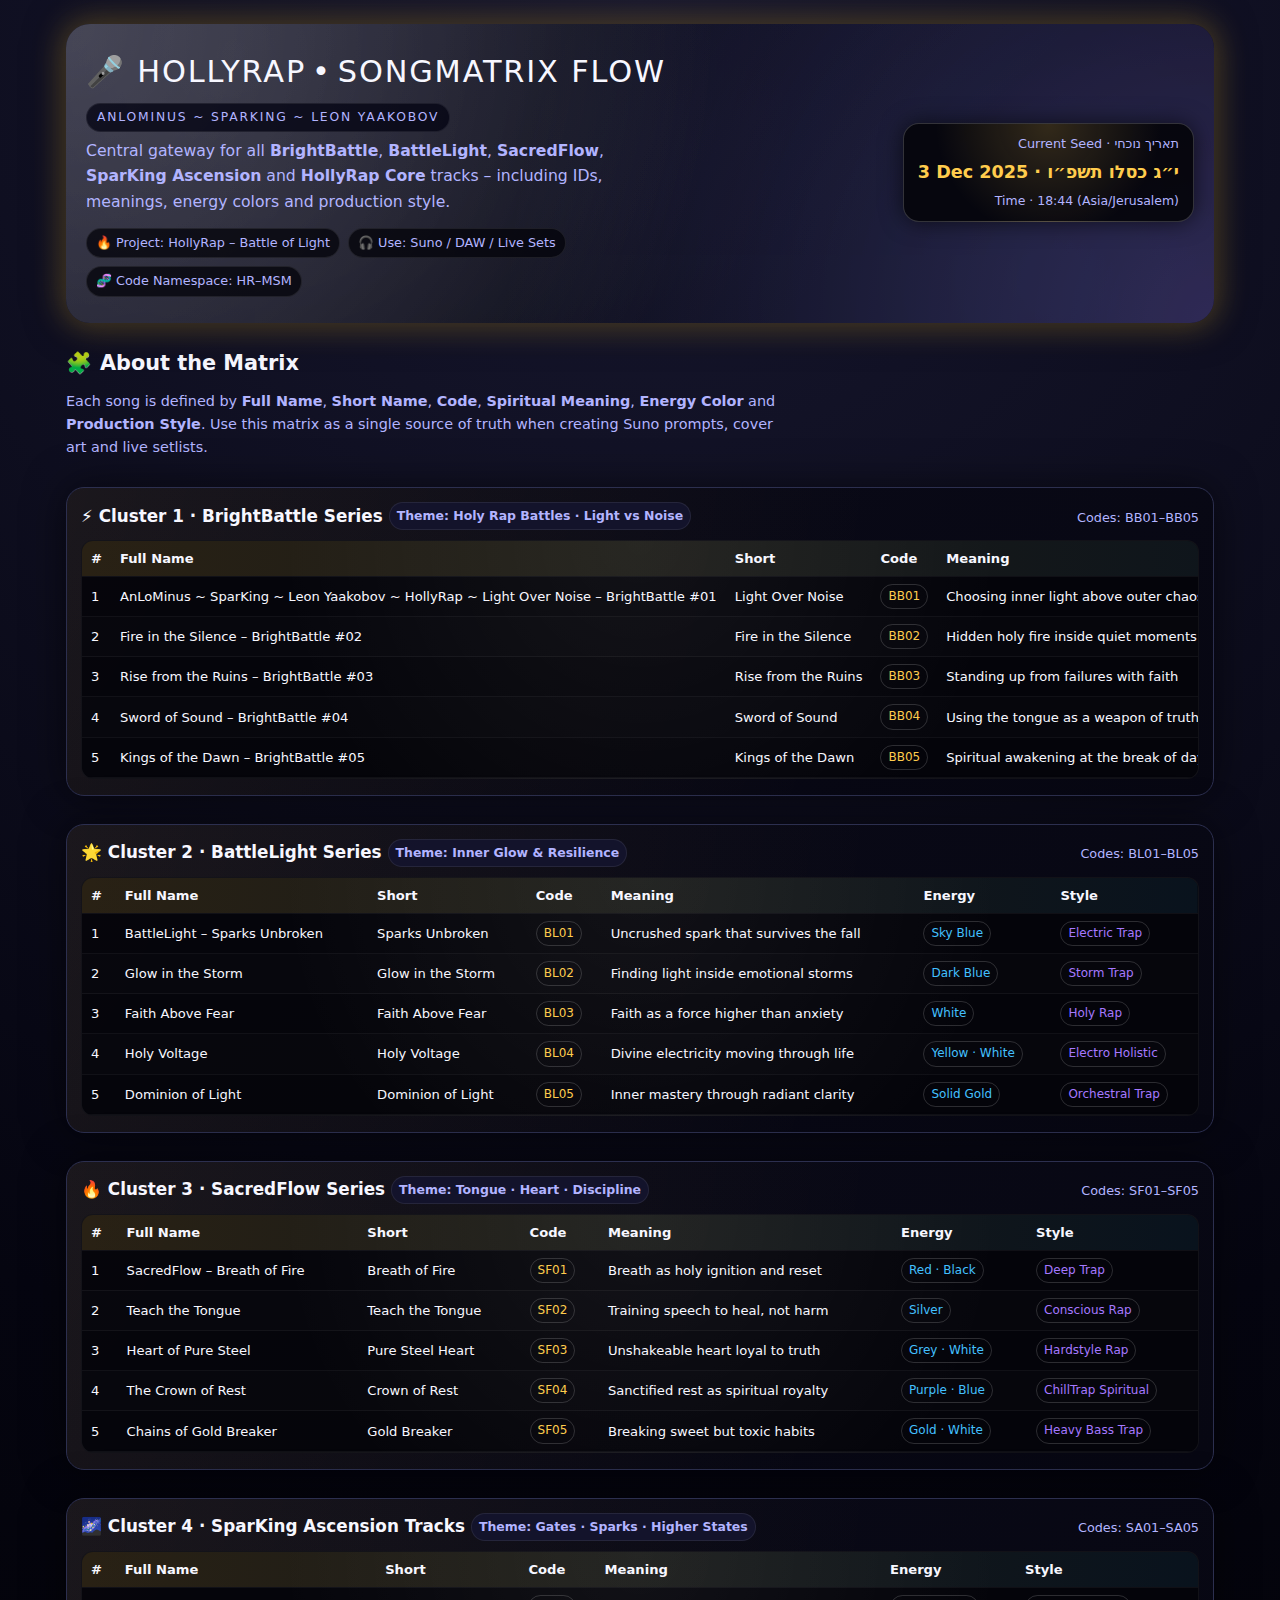
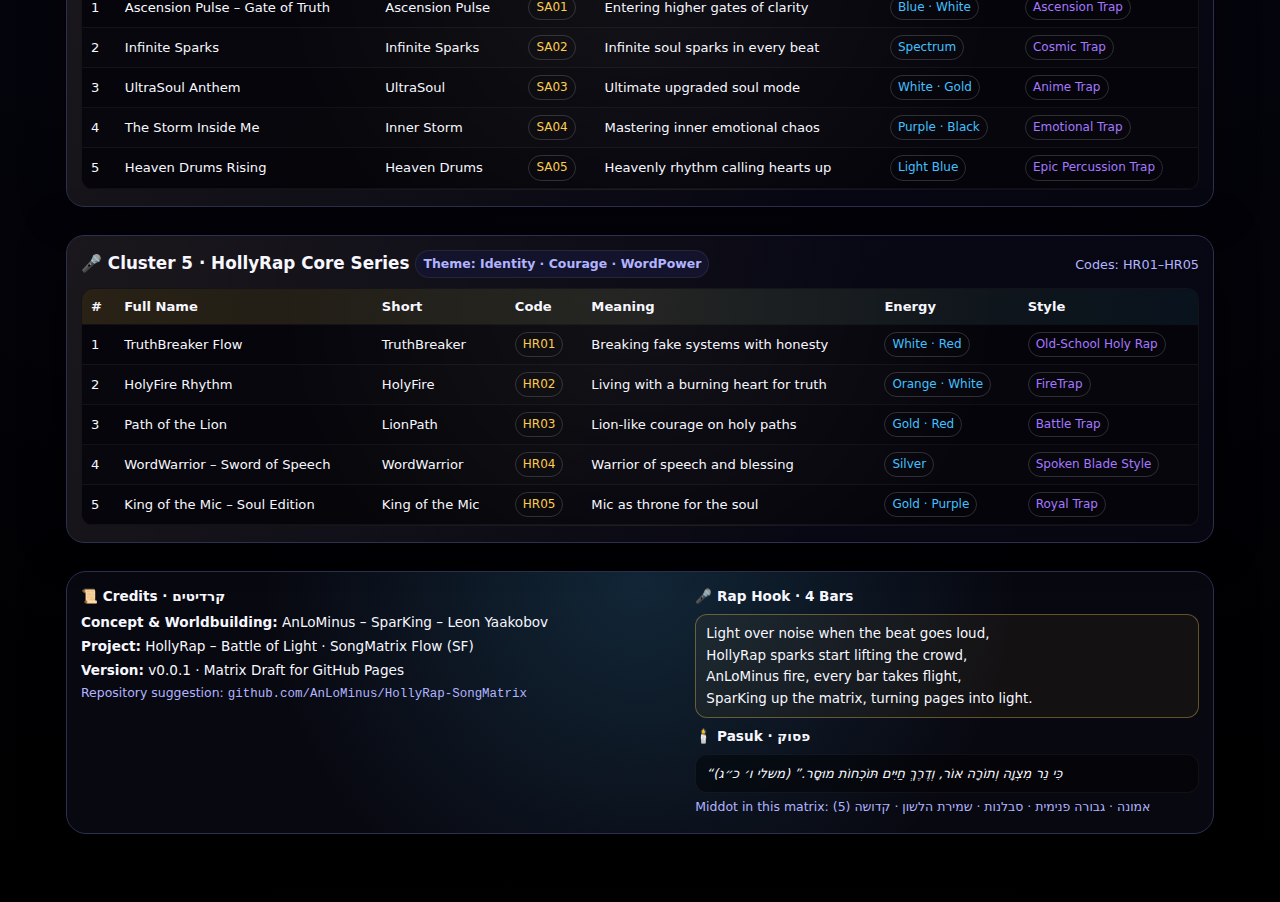
<file: BrightBattle/index.html>
<!DOCTYPE html>
<html lang="en">
<head>
  <meta charset="UTF-8" />
  <title>HollyRap – SongMatrix Flow</title>
  <meta name="viewport" content="width=device-width, initial-scale=1" />
  <style>
    :root {
      --bg: #050510;
      --bg-soft: #101020;
      --accent: #ffcc4d;
      --accent-soft: #ffd97822;
      --text-main: #f7f7ff;
      --text-soft: #b2b4ff;
      --border: #2c2f4f;
      --danger: #ff5b5b;
      --success: #7af7c9;
      --purple: #a578ff;
      --blue: #43c0ff;
      --radius-lg: 18px;
      --radius-md: 12px;
      --shadow-soft: 0 0 40px rgba(0,0,0,0.55);
      --shadow-glow: 0 0 32px rgba(255,204,77,0.45);
      --font-main: system-ui, -apple-system, BlinkMacSystemFont, "Segoe UI",
        Roboto, Helvetica, Arial, sans-serif;
    }

    * {
      box-sizing: border-box;
      margin: 0;
      padding: 0;
    }

    body {
      font-family: var(--font-main);
      background: radial-gradient(circle at top, #181830 0, #050510 55%, #000 100%);
      color: var(--text-main);
      line-height: 1.6;
      padding: 0;
      margin: 0;
    }

    a {
      color: var(--accent);
      text-decoration: none;
    }
    a:hover {
      text-decoration: underline;
    }

    .page {
      max-width: 1180px;
      margin: 0 auto;
      padding: 24px 16px 40px;
    }

    header.hero {
      position: relative;
      border-radius: 24px;
      padding: 24px 20px 26px;
      margin-bottom: 24px;
      background:
        radial-gradient(circle at top left, rgba(255,255,255,0.18), transparent 55%),
        radial-gradient(circle at bottom right, rgba(165,120,255,0.25), transparent 60%),
        linear-gradient(135deg, #141429, #070712 70%);
      box-shadow: var(--shadow-soft), var(--shadow-glow);
      overflow: hidden;
    }

    .hero::before {
      content: "";
      position: absolute;
      inset: 0;
      background-image:
        radial-gradient(circle at 15% 10%, rgba(255,255,255,0.35) 0, transparent 55%),
        radial-gradient(circle at 85% 85%, rgba(67,192,255,0.35) 0, transparent 60%);
      opacity: 0.18;
      pointer-events: none;
    }

    .hero-inner {
      position: relative;
      display: grid;
      grid-template-columns: minmax(0, 1.7fr) minmax(0, 1.1fr);
      gap: 18px;
      align-items: center;
    }

    @media (max-width: 830px) {
      .hero-inner {
        grid-template-columns: minmax(0, 1fr);
      }
    }

    .hero-title {
      font-size: 1.9rem;
      letter-spacing: 0.06em;
      text-transform: uppercase;
      margin-bottom: 6px;
      display: flex;
      flex-wrap: wrap;
      gap: 6px;
      align-items: baseline;
    }

    .hero-pill {
      display: inline-flex;
      align-items: center;
      gap: 6px;
      padding: 4px 10px;
      border-radius: 999px;
      background: rgba(5,5,20,0.8);
      border: 1px solid rgba(255,255,255,0.08);
      font-size: 0.77rem;
      color: var(--text-soft);
    }

    .hero-sub {
      font-size: 0.98rem;
      color: var(--text-soft);
      max-width: 520px;
      margin-top: 4px;
    }

    .hero-meta {
      display: flex;
      flex-wrap: wrap;
      gap: 8px;
      margin-top: 14px;
      font-size: 0.8rem;
      color: var(--text-soft);
    }

    .hero-meta span {
      padding: 4px 9px;
      border-radius: 999px;
      border: 1px solid rgba(255,255,255,0.09);
      background: rgba(3,3,9,0.75);
    }

    .hero-right {
      text-align: right;
      position: relative;
    }

    .hero-badge {
      display: inline-flex;
      flex-direction: column;
      align-items: flex-end;
      gap: 4px;
      padding: 10px 14px;
      border-radius: 16px;
      background: radial-gradient(circle at top, rgba(255,204,77,0.18), transparent 65%),
                  rgba(5,5,12,0.95);
      border: 1px solid rgba(255,255,255,0.18);
      box-shadow: 0 0 22px rgba(0,0,0,0.6);
    }

    .hero-badge span.label {
      font-size: 0.8rem;
      color: var(--text-soft);
    }
    .hero-badge span.value {
      font-size: 1.1rem;
      font-weight: 600;
      color: var(--accent);
    }

    .hero-badge span.tagline {
      font-size: 0.78rem;
      color: var(--text-soft);
    }

    main {
      margin-top: 10px;
    }

    section {
      margin-bottom: 28px;
    }

    h2.section-title {
      font-size: 1.3rem;
      margin-bottom: 10px;
      display: inline-flex;
      align-items: center;
      gap: 8px;
    }
    h2.section-title span.emoji {
      font-size: 1.3rem;
    }

    .section-desc {
      font-size: 0.9rem;
      color: var(--text-soft);
      margin-bottom: 12px;
      max-width: 720px;
    }

    .cluster-card {
      background: linear-gradient(145deg, rgba(10,10,25,0.98), rgba(7,7,18,0.98));
      border-radius: var(--radius-lg);
      border: 1px solid var(--border);
      box-shadow: var(--shadow-soft);
      padding: 14px 14px 16px;
      margin-bottom: 18px;
      position: relative;
      overflow: hidden;
    }

    .cluster-card::before {
      content: "";
      position: absolute;
      inset: -40%;
      background: radial-gradient(circle at top left, rgba(255,204,77,0.11), transparent 60%);
      opacity: 1;
      pointer-events: none;
    }

    .cluster-header {
      position: relative;
      display: flex;
      flex-wrap: wrap;
      justify-content: space-between;
      gap: 10px;
      margin-bottom: 10px;
      align-items: baseline;
    }

    .cluster-title {
      font-weight: 600;
      font-size: 1.05rem;
      display: flex;
      flex-wrap: wrap;
      gap: 6px;
      align-items: center;
    }

    .cluster-tag {
      font-size: 0.78rem;
      padding: 3px 7px;
      border-radius: 999px;
      background: rgba(20,20,45,0.9);
      border: 1px solid rgba(255,255,255,0.08);
      color: var(--text-soft);
    }

    .cluster-meta {
      font-size: 0.8rem;
      color: var(--text-soft);
    }

    .song-table-wrapper {
      position: relative;
      overflow-x: auto;
      border-radius: var(--radius-md);
      border: 1px solid rgba(255,255,255,0.06);
      background: radial-gradient(circle at top, rgba(255,255,255,0.05), transparent 60%),
                  rgba(4,4,10,0.92);
    }

    table.song-table {
      width: 100%;
      border-collapse: collapse;
      font-size: 0.82rem;
      min-width: 640px;
    }

    table.song-table thead {
      background: linear-gradient(90deg, rgba(255,204,77,0.14), rgba(67,192,255,0.08));
    }

    table.song-table th,
    table.song-table td {
      padding: 7px 9px;
      border-bottom: 1px solid rgba(255,255,255,0.05);
      text-align: left;
      white-space: nowrap;
    }

    table.song-table tbody tr:nth-child(even) {
      background-color: rgba(255,255,255,0.01);
    }

    table.song-table tbody tr:hover {
      background-color: rgba(255,204,77,0.06);
    }

    .pill {
      display: inline-flex;
      align-items: center;
      justify-content: center;
      padding: 2px 7px;
      border-radius: 999px;
      font-size: 0.75rem;
      border: 1px solid rgba(255,255,255,0.16);
    }

    .pill-code { color: var(--accent); }
    .pill-energy { color: var(--blue); }
    .pill-style { color: var(--purple); }

    .footer-card {
      margin-top: 16px;
      padding: 14px 14px 16px;
      border-radius: 20px;
      border: 1px solid var(--border);
      background: radial-gradient(circle at top, rgba(67,192,255,0.17), transparent 60%),
                  rgba(8,8,16,0.98);
      box-shadow: var(--shadow-soft);
      font-size: 0.85rem;
    }

    .footer-grid {
      display: grid;
      gap: 10px;
    }

    @media (min-width: 720px) {
      .footer-grid {
        grid-template-columns: minmax(0, 1.2fr) minmax(0, 1fr);
      }
    }

    .footer-block-title {
      font-weight: 600;
      margin-bottom: 4px;
      display: flex;
      align-items: center;
      gap: 6px;
    }

    .verse-box {
      margin-top: 6px;
      padding: 8px 10px;
      border-radius: 12px;
      background: rgba(0,0,0,0.42);
      border: 1px solid rgba(255,255,255,0.05);
      font-size: 0.82rem;
      font-style: italic;
    }

    .rap-hook {
      margin-top: 6px;
      padding: 8px 10px;
      border-radius: 12px;
      background: rgba(255,204,77,0.05);
      border: 1px solid rgba(255,204,77,0.35);
      font-size: 0.84rem;
    }

    .credits-list {
      list-style: none;
      margin-top: 4px;
    }

    .credits-list li {
      margin-bottom: 2px;
    }

    .small-label {
      font-size: 0.78rem;
      color: var(--text-soft);
    }
  </style>
</head>
<body>
  <div class="page">
    <header class="hero">
      <div class="hero-inner">
        <div>
          <div class="hero-title">
            <span>🎤 HollyRap</span>
            <span>•</span>
            <span>SongMatrix Flow</span>
            <span class="hero-pill">AnLoMinus ~ SparKing ~ Leon Yaakobov</span>
          </div>
          <p class="hero-sub">
            Central gateway for all <strong>BrightBattle</strong>, <strong>BattleLight</strong>,
            <strong>SacredFlow</strong>, <strong>SparKing Ascension</strong> and
            <strong>HollyRap Core</strong> tracks – including IDs, meanings, energy colors
            and production style.
          </p>
          <div class="hero-meta">
            <span>🔥 Project: HollyRap – Battle of Light</span>
            <span>🎧 Use: Suno / DAW / Live Sets</span>
            <span>🧬 Code Namespace: HR–MSM</span>
          </div>
        </div>
        <div class="hero-right">
          <div class="hero-badge">
            <span class="label">Current Seed · תאריך נוכחי</span>
            <span class="value">3 Dec 2025 · י״ג כסלו תשפ״ו</span>
            <span class="tagline">Time · 18:44 (Asia/Jerusalem)</span>
          </div>
        </div>
      </div>
    </header>

    <main>
      <section id="about">
        <h2 class="section-title"><span class="emoji">🧩</span><span>About the Matrix</span></h2>
        <p class="section-desc">
          Each song is defined by <strong>Full Name</strong>, <strong>Short Name</strong>,
          <strong>Code</strong>, <strong>Spiritual Meaning</strong>, <strong>Energy Color</strong>
          and <strong>Production Style</strong>. Use this matrix as a
          single source of truth when creating Suno prompts, cover art and live setlists.
        </p>
      </section>

      <!-- Cluster 1 -->
      <section id="brightbattle">
        <div class="cluster-card">
          <div class="cluster-header">
            <div class="cluster-title">
              ⚡ Cluster 1 · BrightBattle Series
              <span class="cluster-tag">Theme: Holy Rap Battles · Light vs Noise</span>
            </div>
            <div class="cluster-meta">Codes: BB01–BB05</div>
          </div>
          <div class="song-table-wrapper">
            <table class="song-table">
              <thead>
                <tr>
                  <th>#</th>
                  <th>Full Name</th>
                  <th>Short</th>
                  <th>Code</th>
                  <th>Meaning</th>
                  <th>Energy</th>
                  <th>Style</th>
                </tr>
              </thead>
              <tbody>
                <tr>
                  <td>1</td>
                  <td>AnLoMinus ~ SparKing ~ Leon Yaakobov ~ HollyRap ~ Light Over Noise – BrightBattle #01</td>
                  <td>Light Over Noise</td>
                  <td><span class="pill pill-code">BB01</span></td>
                  <td>Choosing inner light above outer chaos</td>
                  <td><span class="pill pill-energy">Gold · White</span></td>
                  <td><span class="pill pill-style">Afro–Electro–Trap</span></td>
                </tr>
                <tr>
                  <td>2</td>
                  <td>Fire in the Silence – BrightBattle #02</td>
                  <td>Fire in the Silence</td>
                  <td><span class="pill pill-code">BB02</span></td>
                  <td>Hidden holy fire inside quiet moments</td>
                  <td><span class="pill pill-energy">Orange · Gold</span></td>
                  <td><span class="pill pill-style">Epic Trap</span></td>
                </tr>
                <tr>
                  <td>3</td>
                  <td>Rise from the Ruins – BrightBattle #03</td>
                  <td>Rise from the Ruins</td>
                  <td><span class="pill pill-code">BB03</span></td>
                  <td>Standing up from failures with faith</td>
                  <td><span class="pill pill-energy">Deep Red</span></td>
                  <td><span class="pill pill-style">Cinematic Rap</span></td>
                </tr>
                <tr>
                  <td>4</td>
                  <td>Sword of Sound – BrightBattle #04</td>
                  <td>Sword of Sound</td>
                  <td><span class="pill pill-code">BB04</span></td>
                  <td>Using the tongue as a weapon of truth</td>
                  <td><span class="pill pill-energy">Silver · White</span></td>
                  <td><span class="pill pill-style">Hip-Hop Anthem</span></td>
                </tr>
                <tr>
                  <td>5</td>
                  <td>Kings of the Dawn – BrightBattle #05</td>
                  <td>Kings of the Dawn</td>
                  <td><span class="pill pill-code">BB05</span></td>
                  <td>Spiritual awakening at the break of day</td>
                  <td><span class="pill pill-energy">Gold · Blue</span></td>
                  <td><span class="pill pill-style">Epic Choir Trap</span></td>
                </tr>
              </tbody>
            </table>
          </div>
        </div>
      </section>

      <!-- Cluster 2 -->
      <section id="battlelight">
        <div class="cluster-card">
          <div class="cluster-header">
            <div class="cluster-title">
              🌟 Cluster 2 · BattleLight Series
              <span class="cluster-tag">Theme: Inner Glow & Resilience</span>
            </div>
            <div class="cluster-meta">Codes: BL01–BL05</div>
          </div>
          <div class="song-table-wrapper">
            <table class="song-table">
              <thead>
                <tr>
                  <th>#</th>
                  <th>Full Name</th>
                  <th>Short</th>
                  <th>Code</th>
                  <th>Meaning</th>
                  <th>Energy</th>
                  <th>Style</th>
                </tr>
              </thead>
              <tbody>
                <tr>
                  <td>1</td>
                  <td>BattleLight – Sparks Unbroken</td>
                  <td>Sparks Unbroken</td>
                  <td><span class="pill pill-code">BL01</span></td>
                  <td>Uncrushed spark that survives the fall</td>
                  <td><span class="pill pill-energy">Sky Blue</span></td>
                  <td><span class="pill pill-style">Electric Trap</span></td>
                </tr>
                <tr>
                  <td>2</td>
                  <td>Glow in the Storm</td>
                  <td>Glow in the Storm</td>
                  <td><span class="pill pill-code">BL02</span></td>
                  <td>Finding light inside emotional storms</td>
                  <td><span class="pill pill-energy">Dark Blue</span></td>
                  <td><span class="pill pill-style">Storm Trap</span></td>
                </tr>
                <tr>
                  <td>3</td>
                  <td>Faith Above Fear</td>
                  <td>Faith Above Fear</td>
                  <td><span class="pill pill-code">BL03</span></td>
                  <td>Faith as a force higher than anxiety</td>
                  <td><span class="pill pill-energy">White</span></td>
                  <td><span class="pill pill-style">Holy Rap</span></td>
                </tr>
                <tr>
                  <td>4</td>
                  <td>Holy Voltage</td>
                  <td>Holy Voltage</td>
                  <td><span class="pill pill-code">BL04</span></td>
                  <td>Divine electricity moving through life</td>
                  <td><span class="pill pill-energy">Yellow · White</span></td>
                  <td><span class="pill pill-style">Electro Holistic</span></td>
                </tr>
                <tr>
                  <td>5</td>
                  <td>Dominion of Light</td>
                  <td>Dominion of Light</td>
                  <td><span class="pill pill-code">BL05</span></td>
                  <td>Inner mastery through radiant clarity</td>
                  <td><span class="pill pill-energy">Solid Gold</span></td>
                  <td><span class="pill pill-style">Orchestral Trap</span></td>
                </tr>
              </tbody>
            </table>
          </div>
        </div>
      </section>

      <!-- Cluster 3 -->
      <section id="sacredflow">
        <div class="cluster-card">
          <div class="cluster-header">
            <div class="cluster-title">
              🔥 Cluster 3 · SacredFlow Series
              <span class="cluster-tag">Theme: Tongue · Heart · Discipline</span>
            </div>
            <div class="cluster-meta">Codes: SF01–SF05</div>
          </div>
          <div class="song-table-wrapper">
            <table class="song-table">
              <thead>
                <tr>
                  <th>#</th>
                  <th>Full Name</th>
                  <th>Short</th>
                  <th>Code</th>
                  <th>Meaning</th>
                  <th>Energy</th>
                  <th>Style</th>
                </tr>
              </thead>
              <tbody>
                <tr>
                  <td>1</td>
                  <td>SacredFlow – Breath of Fire</td>
                  <td>Breath of Fire</td>
                  <td><span class="pill pill-code">SF01</span></td>
                  <td>Breath as holy ignition and reset</td>
                  <td><span class="pill pill-energy">Red · Black</span></td>
                  <td><span class="pill pill-style">Deep Trap</span></td>
                </tr>
                <tr>
                  <td>2</td>
                  <td>Teach the Tongue</td>
                  <td>Teach the Tongue</td>
                  <td><span class="pill pill-code">SF02</span></td>
                  <td>Training speech to heal, not harm</td>
                  <td><span class="pill pill-energy">Silver</span></td>
                  <td><span class="pill pill-style">Conscious Rap</span></td>
                </tr>
                <tr>
                  <td>3</td>
                  <td>Heart of Pure Steel</td>
                  <td>Pure Steel Heart</td>
                  <td><span class="pill pill-code">SF03</span></td>
                  <td>Unshakeable heart loyal to truth</td>
                  <td><span class="pill pill-energy">Grey · White</span></td>
                  <td><span class="pill pill-style">Hardstyle Rap</span></td>
                </tr>
                <tr>
                  <td>4</td>
                  <td>The Crown of Rest</td>
                  <td>Crown of Rest</td>
                  <td><span class="pill pill-code">SF04</span></td>
                  <td>Sanctified rest as spiritual royalty</td>
                  <td><span class="pill pill-energy">Purple · Blue</span></td>
                  <td><span class="pill pill-style">ChillTrap Spiritual</span></td>
                </tr>
                <tr>
                  <td>5</td>
                  <td>Chains of Gold Breaker</td>
                  <td>Gold Breaker</td>
                  <td><span class="pill pill-code">SF05</span></td>
                  <td>Breaking sweet but toxic habits</td>
                  <td><span class="pill pill-energy">Gold · White</span></td>
                  <td><span class="pill pill-style">Heavy Bass Trap</span></td>
                </tr>
              </tbody>
            </table>
          </div>
        </div>
      </section>

      <!-- Cluster 4 -->
      <section id="sparking-ascension">
        <div class="cluster-card">
          <div class="cluster-header">
            <div class="cluster-title">
              🌌 Cluster 4 · SparKing Ascension Tracks
              <span class="cluster-tag">Theme: Gates · Sparks · Higher States</span>
            </div>
            <div class="cluster-meta">Codes: SA01–SA05</div>
          </div>
          <div class="song-table-wrapper">
            <table class="song-table">
              <thead>
                <tr>
                  <th>#</th>
                  <th>Full Name</th>
                  <th>Short</th>
                  <th>Code</th>
                  <th>Meaning</th>
                  <th>Energy</th>
                  <th>Style</th>
                </tr>
              </thead>
              <tbody>
                <tr>
                  <td>1</td>
                  <td>Ascension Pulse – Gate of Truth</td>
                  <td>Ascension Pulse</td>
                  <td><span class="pill pill-code">SA01</span></td>
                  <td>Entering higher gates of clarity</td>
                  <td><span class="pill pill-energy">Blue · White</span></td>
                  <td><span class="pill pill-style">Ascension Trap</span></td>
                </tr>
                <tr>
                  <td>2</td>
                  <td>Infinite Sparks</td>
                  <td>Infinite Sparks</td>
                  <td><span class="pill pill-code">SA02</span></td>
                  <td>Infinite soul sparks in every beat</td>
                  <td><span class="pill pill-energy">Spectrum</span></td>
                  <td><span class="pill pill-style">Cosmic Trap</span></td>
                </tr>
                <tr>
                  <td>3</td>
                  <td>UltraSoul Anthem</td>
                  <td>UltraSoul</td>
                  <td><span class="pill pill-code">SA03</span></td>
                  <td>Ultimate upgraded soul mode</td>
                  <td><span class="pill pill-energy">White · Gold</span></td>
                  <td><span class="pill pill-style">Anime Trap</span></td>
                </tr>
                <tr>
                  <td>4</td>
                  <td>The Storm Inside Me</td>
                  <td>Inner Storm</td>
                  <td><span class="pill pill-code">SA04</span></td>
                  <td>Mastering inner emotional chaos</td>
                  <td><span class="pill pill-energy">Purple · Black</span></td>
                  <td><span class="pill pill-style">Emotional Trap</span></td>
                </tr>
                <tr>
                  <td>5</td>
                  <td>Heaven Drums Rising</td>
                  <td>Heaven Drums</td>
                  <td><span class="pill pill-code">SA05</span></td>
                  <td>Heavenly rhythm calling hearts up</td>
                  <td><span class="pill pill-energy">Light Blue</span></td>
                  <td><span class="pill pill-style">Epic Percussion Trap</span></td>
                </tr>
              </tbody>
            </table>
          </div>
        </div>
      </section>

      <!-- Cluster 5 -->
      <section id="core">
        <div class="cluster-card">
          <div class="cluster-header">
            <div class="cluster-title">
              🎤 Cluster 5 · HollyRap Core Series
              <span class="cluster-tag">Theme: Identity · Courage · WordPower</span>
            </div>
            <div class="cluster-meta">Codes: HR01–HR05</div>
          </div>
          <div class="song-table-wrapper">
            <table class="song-table">
              <thead>
                <tr>
                  <th>#</th>
                  <th>Full Name</th>
                  <th>Short</th>
                  <th>Code</th>
                  <th>Meaning</th>
                  <th>Energy</th>
                  <th>Style</th>
                </tr>
              </thead>
              <tbody>
                <tr>
                  <td>1</td>
                  <td>TruthBreaker Flow</td>
                  <td>TruthBreaker</td>
                  <td><span class="pill pill-code">HR01</span></td>
                  <td>Breaking fake systems with honesty</td>
                  <td><span class="pill pill-energy">White · Red</span></td>
                  <td><span class="pill pill-style">Old-School Holy Rap</span></td>
                </tr>
                <tr>
                  <td>2</td>
                  <td>HolyFire Rhythm</td>
                  <td>HolyFire</td>
                  <td><span class="pill pill-code">HR02</span></td>
                  <td>Living with a burning heart for truth</td>
                  <td><span class="pill pill-energy">Orange · White</span></td>
                  <td><span class="pill pill-style">FireTrap</span></td>
                </tr>
                <tr>
                  <td>3</td>
                  <td>Path of the Lion</td>
                  <td>LionPath</td>
                  <td><span class="pill pill-code">HR03</span></td>
                  <td>Lion-like courage on holy paths</td>
                  <td><span class="pill pill-energy">Gold · Red</span></td>
                  <td><span class="pill pill-style">Battle Trap</span></td>
                </tr>
                <tr>
                  <td>4</td>
                  <td>WordWarrior – Sword of Speech</td>
                  <td>WordWarrior</td>
                  <td><span class="pill pill-code">HR04</span></td>
                  <td>Warrior of speech and blessing</td>
                  <td><span class="pill pill-energy">Silver</span></td>
                  <td><span class="pill pill-style">Spoken Blade Style</span></td>
                </tr>
                <tr>
                  <td>5</td>
                  <td>King of the Mic – Soul Edition</td>
                  <td>King of the Mic</td>
                  <td><span class="pill pill-code">HR05</span></td>
                  <td>Mic as throne for the soul</td>
                  <td><span class="pill pill-energy">Gold · Purple</span></td>
                  <td><span class="pill pill-style">Royal Trap</span></td>
                </tr>
              </tbody>
            </table>
          </div>
        </div>
      </section>

      <!-- Footer meta -->
      <section id="meta">
        <div class="footer-card">
          <div class="footer-grid">
            <div>
              <div class="footer-block-title">📜 Credits · קרדיטים</div>
              <ul class="credits-list">
                <li><strong>Concept & Worldbuilding:</strong> AnLoMinus – SparKing – Leon Yaakobov</li>
                <li><strong>Project:</strong> HollyRap – Battle of Light · SongMatrix Flow (SF)</li>
                <li><strong>Version:</strong> v0.0.1 · Matrix Draft for GitHub Pages</li>
              </ul>
              <p class="small-label">
                Repository suggestion: <code>github.com/AnLoMinus/HollyRap-SongMatrix</code>
              </p>
            </div>
            <div>
              <div class="footer-block-title">🎤 Rap Hook · 4 Bars</div>
              <div class="rap-hook">
                Light over noise when the beat goes loud,<br />
                HollyRap sparks start lifting the crowd,<br />
                AnLoMinus fire, every bar takes flight,<br />
                SparKing up the matrix, turning pages into light.
              </div>

              <div class="footer-block-title" style="margin-top:8px;">🕯️ Pasuk · פסוק</div>
              <div class="verse-box">
                “כִּי נֵר מִצְוָה וְתוֹרָה אוֹר, וְדֶרֶךְ חַיִּים תּוֹכְחוֹת מוּסָר.” (משלי ו׳ כ״ג)
              </div>
              <p class="small-label" style="margin-top:4px;">
                Middot in this matrix: אמונה · גבורה פנימית · סבלנות · שמירת הלשון · קדושה (5)
              </p>
            </div>
          </div>
        </div>
      </section>
    </main>
  </div>
</body>
</html>
</file>
